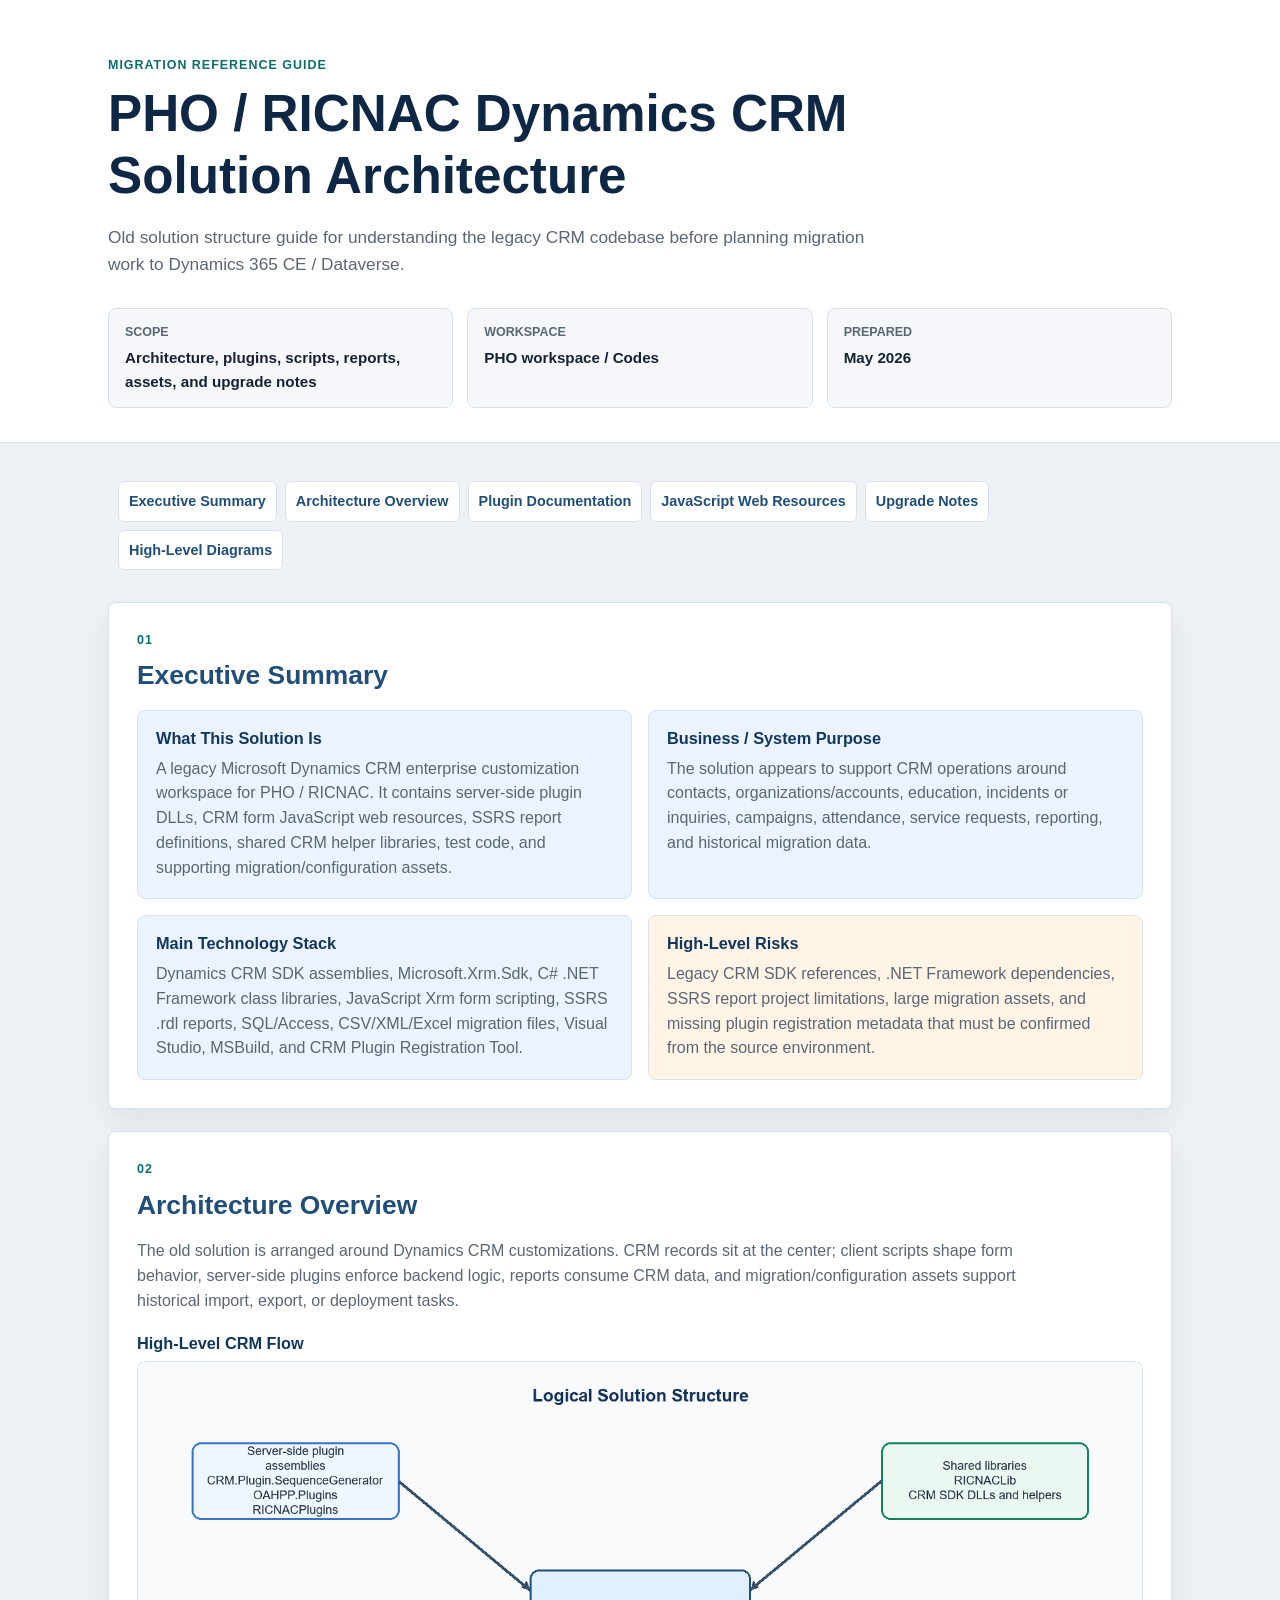
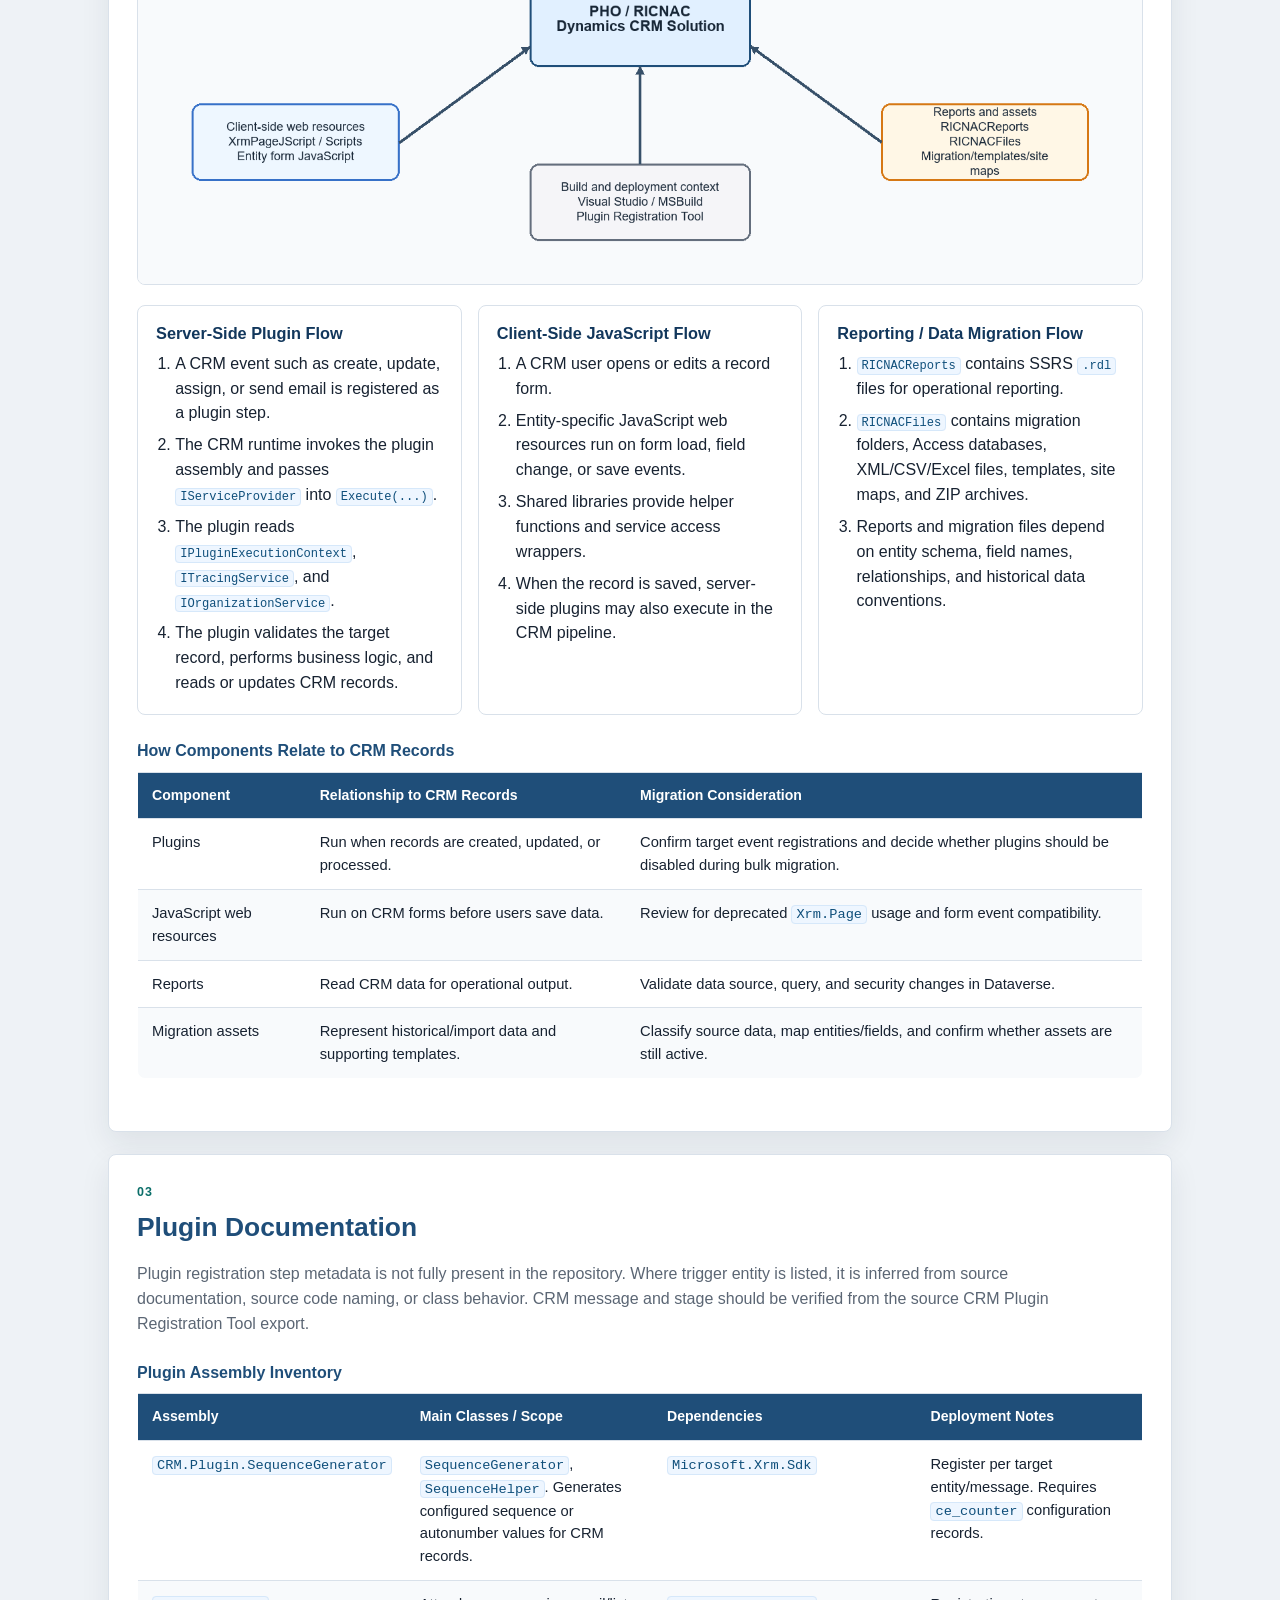
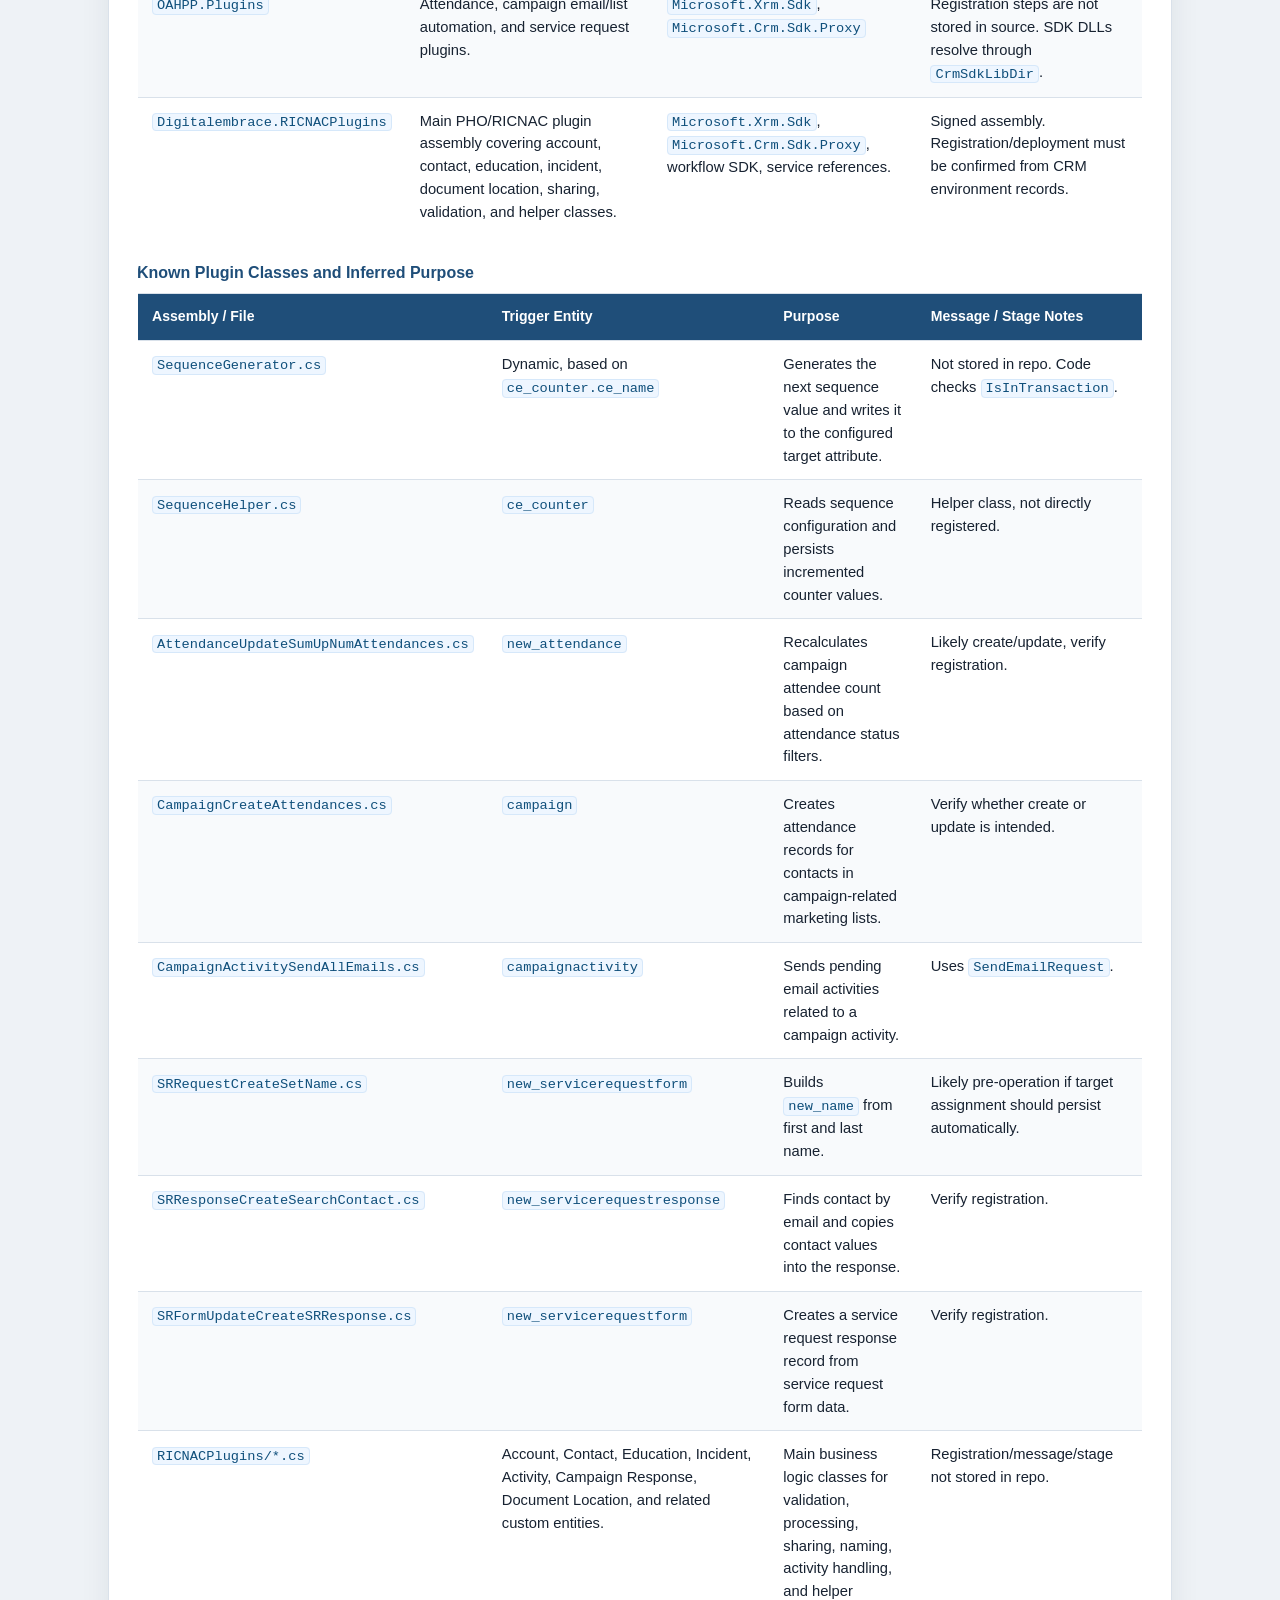
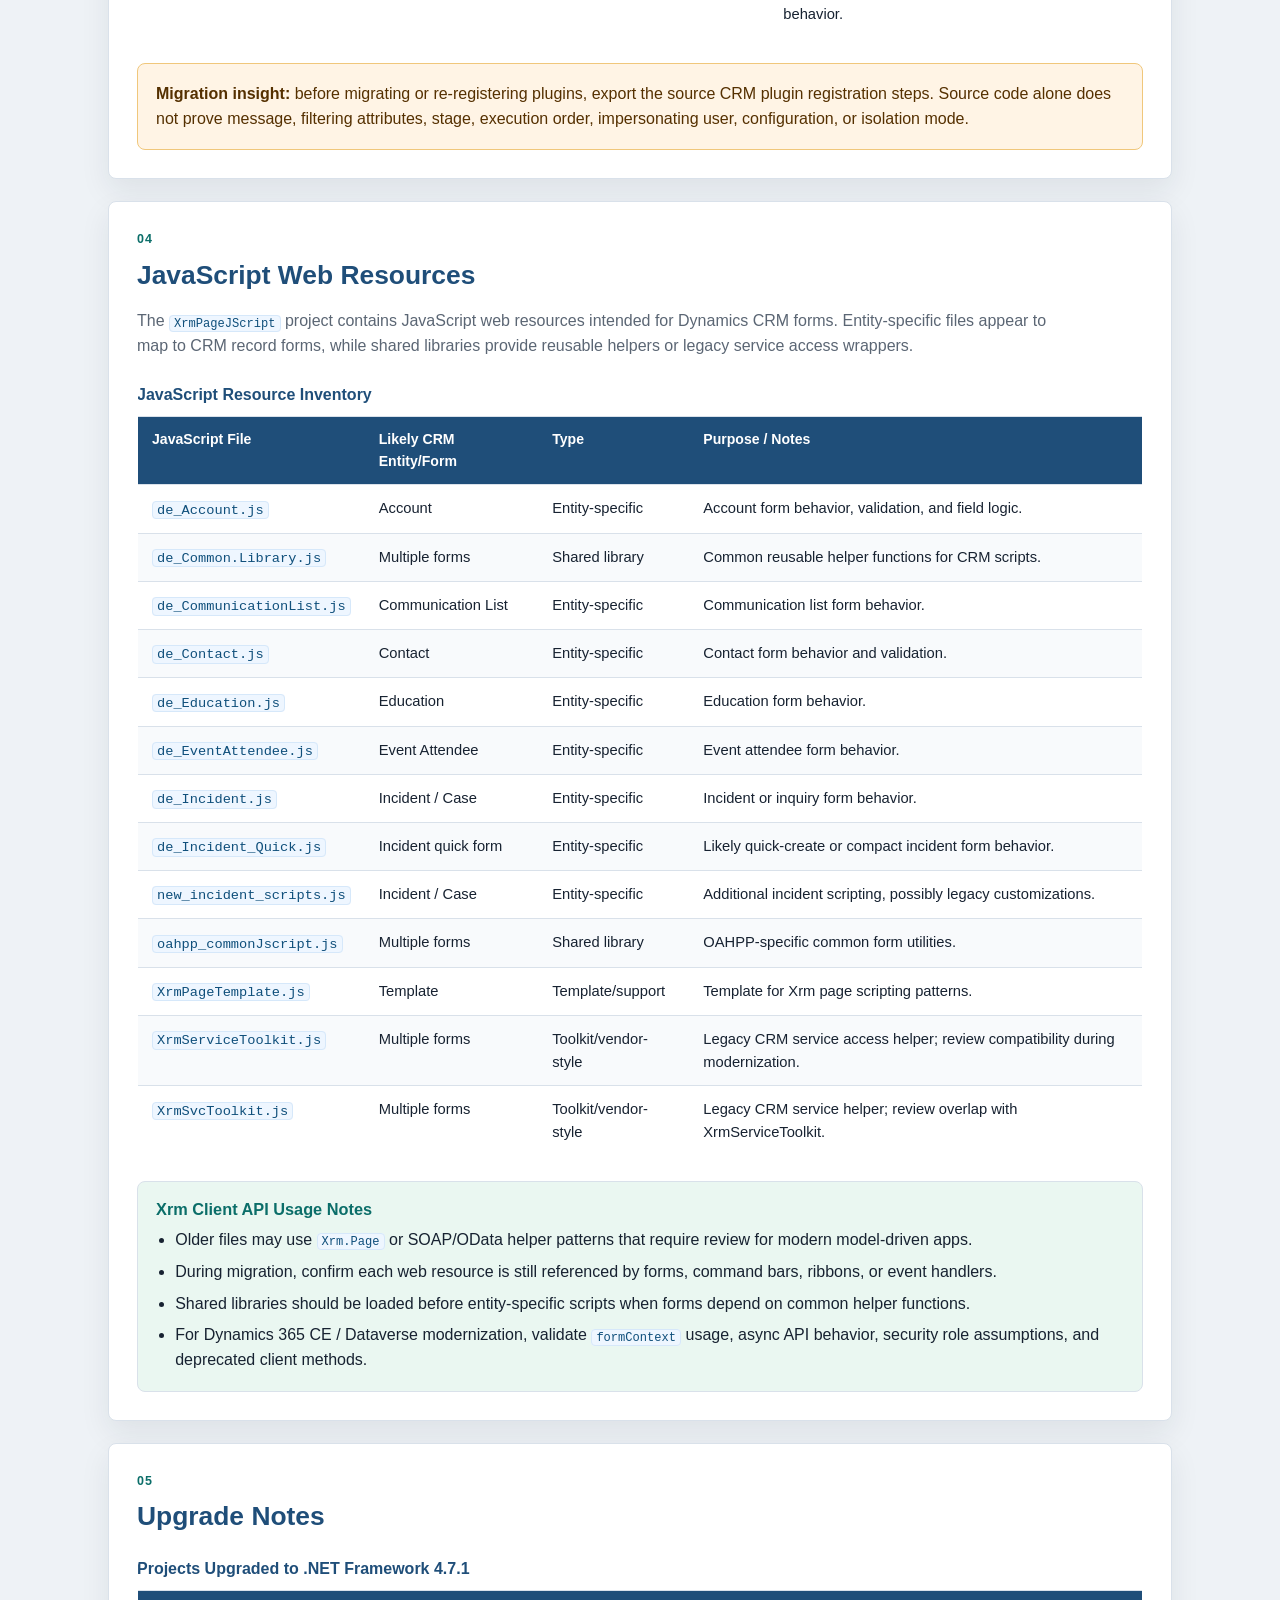
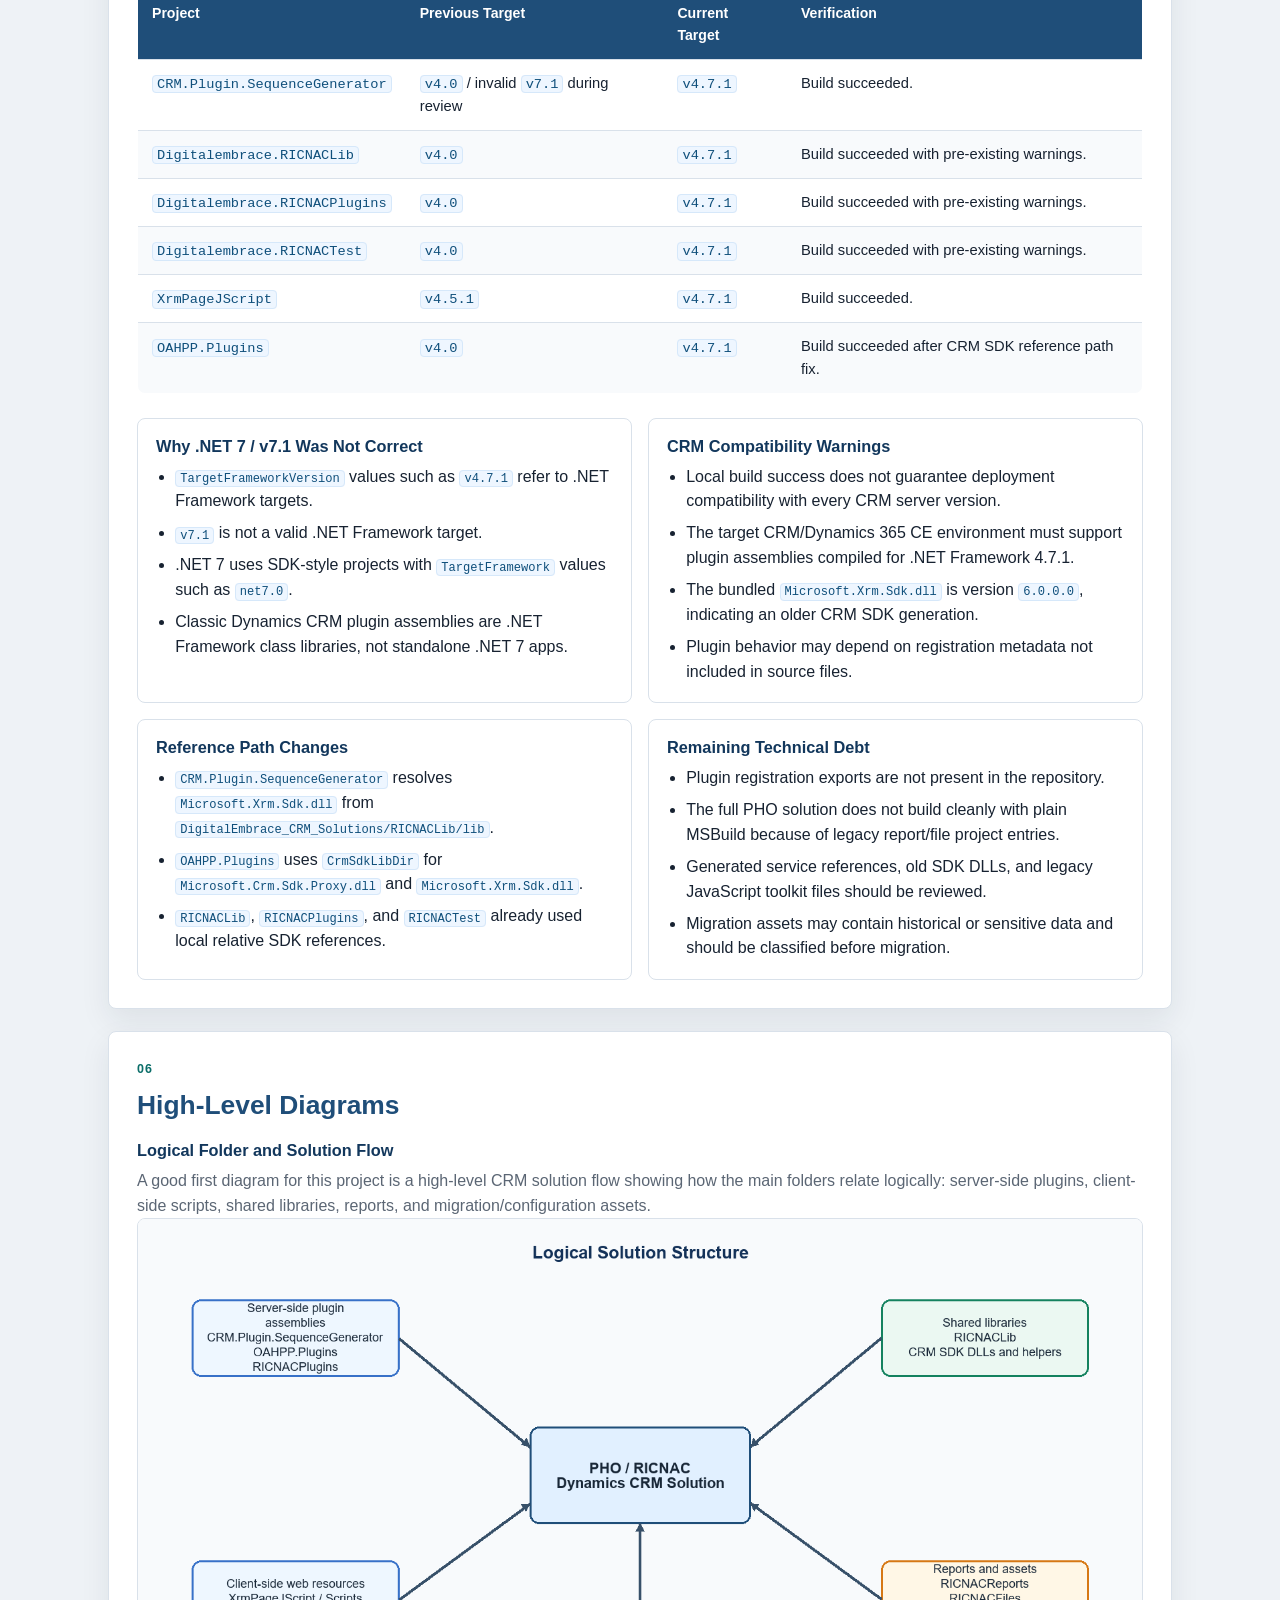
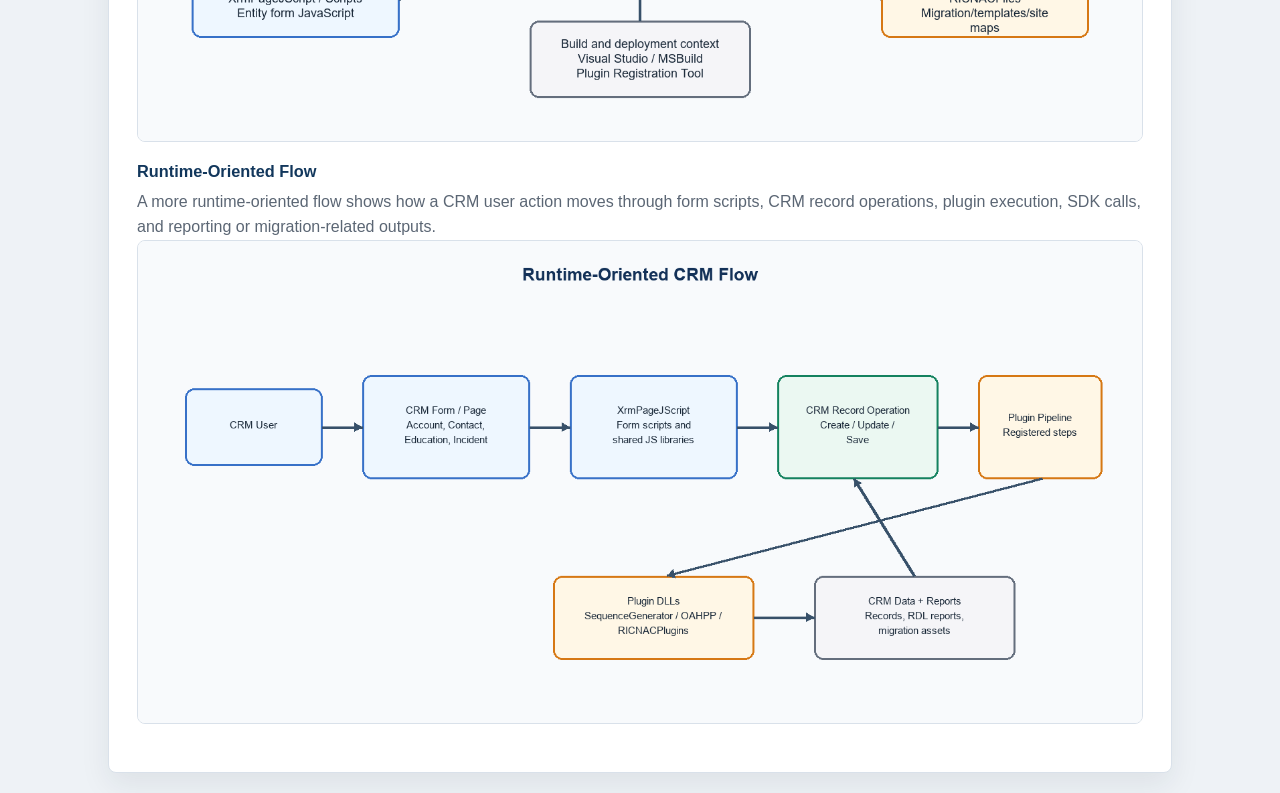
<file: index.html>
<!doctype html>
<html lang="en">
  <head>
    <meta charset="utf-8">
    <meta name="viewport" content="width=device-width, initial-scale=1">
    <title>PHO / RICNAC Dynamics CRM Solution Architecture</title>
    <link rel="stylesheet" href="styles.css">
  </head>
  <body>
    <header class="site-header">
      <div class="header-inner">
        <p class="eyebrow">Migration Reference Guide</p>
        <h1>PHO / RICNAC Dynamics CRM Solution Architecture</h1>
        <p class="lede">
          Old solution structure guide for understanding the legacy CRM codebase before
          planning migration work to Dynamics 365 CE / Dataverse.
        </p>
        <div class="meta-grid" aria-label="Document metadata">
          <div>
            <span>Scope</span>
            <strong>Architecture, plugins, scripts, reports, assets, and upgrade notes</strong>
          </div>
          <div>
            <span>Workspace</span>
            <strong>PHO workspace / Codes</strong>
          </div>
          <div>
            <span>Prepared</span>
            <strong>May 2026</strong>
          </div>
        </div>
      </div>
    </header>

    <main>
      <nav class="toc" aria-label="Page sections">
        <a href="#executive-summary">Executive Summary</a>
        <a href="#architecture-overview">Architecture Overview</a>
        <a href="#plugins">Plugin Documentation</a>
        <a href="#javascript">JavaScript Web Resources</a>
        <a href="#upgrade-notes">Upgrade Notes</a>
        <a href="#diagrams">High-Level Diagrams</a>
      </nav>

      <section id="executive-summary" class="section">
        <div class="section-heading">
          <p class="section-kicker">01</p>
          <h2>Executive Summary</h2>
        </div>

        <div class="summary-grid">
          <article class="info-panel">
            <h3>What This Solution Is</h3>
            <p>
              A legacy Microsoft Dynamics CRM enterprise customization workspace for
              PHO / RICNAC. It contains server-side plugin DLLs, CRM form JavaScript
              web resources, SSRS report definitions, shared CRM helper libraries,
              test code, and supporting migration/configuration assets.
            </p>
          </article>

          <article class="info-panel">
            <h3>Business / System Purpose</h3>
            <p>
              The solution appears to support CRM operations around contacts,
              organizations/accounts, education, incidents or inquiries, campaigns,
              attendance, service requests, reporting, and historical migration data.
            </p>
          </article>

          <article class="info-panel">
            <h3>Main Technology Stack</h3>
            <p>
              Dynamics CRM SDK assemblies, Microsoft.Xrm.Sdk, C# .NET Framework class
              libraries, JavaScript Xrm form scripting, SSRS .rdl reports, SQL/Access,
              CSV/XML/Excel migration files, Visual Studio, MSBuild, and CRM Plugin
              Registration Tool.
            </p>
          </article>

          <article class="info-panel risk">
            <h3>High-Level Risks</h3>
            <p>
              Legacy CRM SDK references, .NET Framework dependencies, SSRS report
              project limitations, large migration assets, and missing plugin
              registration metadata that must be confirmed from the source environment.
            </p>
          </article>
        </div>
      </section>

      <section id="architecture-overview" class="section">
        <div class="section-heading">
          <p class="section-kicker">02</p>
          <h2>Architecture Overview</h2>
        </div>

        <p class="section-intro">
          The old solution is arranged around Dynamics CRM customizations. CRM records
          sit at the center; client scripts shape form behavior, server-side plugins
          enforce backend logic, reports consume CRM data, and migration/configuration
          assets support historical import, export, or deployment tasks.
        </p>

        <div class="diagram-block">
          <h3>High-Level CRM Flow</h3>
          <img
            src="_doc_assets/logical_solution_structure.png"
            alt="Logical solution structure showing plugins, JavaScript resources, shared libraries, reports, and migration files connected to the PHO / RICNAC Dynamics CRM solution."
          >
        </div>

        <div class="flow-columns">
          <article>
            <h3>Server-Side Plugin Flow</h3>
            <ol>
              <li>A CRM event such as create, update, assign, or send email is registered as a plugin step.</li>
              <li>The CRM runtime invokes the plugin assembly and passes <code>IServiceProvider</code> into <code>Execute(...)</code>.</li>
              <li>The plugin reads <code>IPluginExecutionContext</code>, <code>ITracingService</code>, and <code>IOrganizationService</code>.</li>
              <li>The plugin validates the target record, performs business logic, and reads or updates CRM records.</li>
            </ol>
          </article>

          <article>
            <h3>Client-Side JavaScript Flow</h3>
            <ol>
              <li>A CRM user opens or edits a record form.</li>
              <li>Entity-specific JavaScript web resources run on form load, field change, or save events.</li>
              <li>Shared libraries provide helper functions and service access wrappers.</li>
              <li>When the record is saved, server-side plugins may also execute in the CRM pipeline.</li>
            </ol>
          </article>

          <article>
            <h3>Reporting / Data Migration Flow</h3>
            <ol>
              <li><code>RICNACReports</code> contains SSRS <code>.rdl</code> files for operational reporting.</li>
              <li><code>RICNACFiles</code> contains migration folders, Access databases, XML/CSV/Excel files, templates, site maps, and ZIP archives.</li>
              <li>Reports and migration files depend on entity schema, field names, relationships, and historical data conventions.</li>
            </ol>
          </article>
        </div>

        <table>
          <caption>How Components Relate to CRM Records</caption>
          <thead>
            <tr>
              <th>Component</th>
              <th>Relationship to CRM Records</th>
              <th>Migration Consideration</th>
            </tr>
          </thead>
          <tbody>
            <tr>
              <td>Plugins</td>
              <td>Run when records are created, updated, or processed.</td>
              <td>Confirm target event registrations and decide whether plugins should be disabled during bulk migration.</td>
            </tr>
            <tr>
              <td>JavaScript web resources</td>
              <td>Run on CRM forms before users save data.</td>
              <td>Review for deprecated <code>Xrm.Page</code> usage and form event compatibility.</td>
            </tr>
            <tr>
              <td>Reports</td>
              <td>Read CRM data for operational output.</td>
              <td>Validate data source, query, and security changes in Dataverse.</td>
            </tr>
            <tr>
              <td>Migration assets</td>
              <td>Represent historical/import data and supporting templates.</td>
              <td>Classify source data, map entities/fields, and confirm whether assets are still active.</td>
            </tr>
          </tbody>
        </table>
      </section>

      <section id="plugins" class="section">
        <div class="section-heading">
          <p class="section-kicker">03</p>
          <h2>Plugin Documentation</h2>
        </div>

        <p class="section-intro">
          Plugin registration step metadata is not fully present in the repository.
          Where trigger entity is listed, it is inferred from source documentation,
          source code naming, or class behavior. CRM message and stage should be
          verified from the source CRM Plugin Registration Tool export.
        </p>

        <table>
          <caption>Plugin Assembly Inventory</caption>
          <thead>
            <tr>
              <th>Assembly</th>
              <th>Main Classes / Scope</th>
              <th>Dependencies</th>
              <th>Deployment Notes</th>
            </tr>
          </thead>
          <tbody>
            <tr>
              <td><code>CRM.Plugin.SequenceGenerator</code></td>
              <td><code>SequenceGenerator</code>, <code>SequenceHelper</code>. Generates configured sequence or autonumber values for CRM records.</td>
              <td><code>Microsoft.Xrm.Sdk</code></td>
              <td>Register per target entity/message. Requires <code>ce_counter</code> configuration records.</td>
            </tr>
            <tr>
              <td><code>OAHPP.Plugins</code></td>
              <td>Attendance, campaign email/list automation, and service request plugins.</td>
              <td><code>Microsoft.Xrm.Sdk</code>, <code>Microsoft.Crm.Sdk.Proxy</code></td>
              <td>Registration steps are not stored in source. SDK DLLs resolve through <code>CrmSdkLibDir</code>.</td>
            </tr>
            <tr>
              <td><code>Digitalembrace.RICNACPlugins</code></td>
              <td>Main PHO/RICNAC plugin assembly covering account, contact, education, incident, document location, sharing, validation, and helper classes.</td>
              <td><code>Microsoft.Xrm.Sdk</code>, <code>Microsoft.Crm.Sdk.Proxy</code>, workflow SDK, service references.</td>
              <td>Signed assembly. Registration/deployment must be confirmed from CRM environment records.</td>
            </tr>
          </tbody>
        </table>

        <table>
          <caption>Known Plugin Classes and Inferred Purpose</caption>
          <thead>
            <tr>
              <th>Assembly / File</th>
              <th>Trigger Entity</th>
              <th>Purpose</th>
              <th>Message / Stage Notes</th>
            </tr>
          </thead>
          <tbody>
            <tr>
              <td><code>SequenceGenerator.cs</code></td>
              <td>Dynamic, based on <code>ce_counter.ce_name</code></td>
              <td>Generates the next sequence value and writes it to the configured target attribute.</td>
              <td>Not stored in repo. Code checks <code>IsInTransaction</code>.</td>
            </tr>
            <tr>
              <td><code>SequenceHelper.cs</code></td>
              <td><code>ce_counter</code></td>
              <td>Reads sequence configuration and persists incremented counter values.</td>
              <td>Helper class, not directly registered.</td>
            </tr>
            <tr>
              <td><code>AttendanceUpdateSumUpNumAttendances.cs</code></td>
              <td><code>new_attendance</code></td>
              <td>Recalculates campaign attendee count based on attendance status filters.</td>
              <td>Likely create/update, verify registration.</td>
            </tr>
            <tr>
              <td><code>CampaignCreateAttendances.cs</code></td>
              <td><code>campaign</code></td>
              <td>Creates attendance records for contacts in campaign-related marketing lists.</td>
              <td>Verify whether create or update is intended.</td>
            </tr>
            <tr>
              <td><code>CampaignActivitySendAllEmails.cs</code></td>
              <td><code>campaignactivity</code></td>
              <td>Sends pending email activities related to a campaign activity.</td>
              <td>Uses <code>SendEmailRequest</code>.</td>
            </tr>
            <tr>
              <td><code>SRRequestCreateSetName.cs</code></td>
              <td><code>new_servicerequestform</code></td>
              <td>Builds <code>new_name</code> from first and last name.</td>
              <td>Likely pre-operation if target assignment should persist automatically.</td>
            </tr>
            <tr>
              <td><code>SRResponseCreateSearchContact.cs</code></td>
              <td><code>new_servicerequestresponse</code></td>
              <td>Finds contact by email and copies contact values into the response.</td>
              <td>Verify registration.</td>
            </tr>
            <tr>
              <td><code>SRFormUpdateCreateSRResponse.cs</code></td>
              <td><code>new_servicerequestform</code></td>
              <td>Creates a service request response record from service request form data.</td>
              <td>Verify registration.</td>
            </tr>
            <tr>
              <td><code>RICNACPlugins/*.cs</code></td>
              <td>Account, Contact, Education, Incident, Activity, Campaign Response, Document Location, and related custom entities.</td>
              <td>Main business logic classes for validation, processing, sharing, naming, activity handling, and helper behavior.</td>
              <td>Registration/message/stage not stored in repo.</td>
            </tr>
          </tbody>
        </table>

        <aside class="callout">
          <strong>Migration insight:</strong>
          before migrating or re-registering plugins, export the source CRM plugin
          registration steps. Source code alone does not prove message, filtering
          attributes, stage, execution order, impersonating user, configuration, or isolation mode.
        </aside>
      </section>

      <section id="javascript" class="section">
        <div class="section-heading">
          <p class="section-kicker">04</p>
          <h2>JavaScript Web Resources</h2>
        </div>

        <p class="section-intro">
          The <code>XrmPageJScript</code> project contains JavaScript web resources
          intended for Dynamics CRM forms. Entity-specific files appear to map to CRM
          record forms, while shared libraries provide reusable helpers or legacy
          service access wrappers.
        </p>

        <table>
          <caption>JavaScript Resource Inventory</caption>
          <thead>
            <tr>
              <th>JavaScript File</th>
              <th>Likely CRM Entity/Form</th>
              <th>Type</th>
              <th>Purpose / Notes</th>
            </tr>
          </thead>
          <tbody>
            <tr><td><code>de_Account.js</code></td><td>Account</td><td>Entity-specific</td><td>Account form behavior, validation, and field logic.</td></tr>
            <tr><td><code>de_Common.Library.js</code></td><td>Multiple forms</td><td>Shared library</td><td>Common reusable helper functions for CRM scripts.</td></tr>
            <tr><td><code>de_CommunicationList.js</code></td><td>Communication List</td><td>Entity-specific</td><td>Communication list form behavior.</td></tr>
            <tr><td><code>de_Contact.js</code></td><td>Contact</td><td>Entity-specific</td><td>Contact form behavior and validation.</td></tr>
            <tr><td><code>de_Education.js</code></td><td>Education</td><td>Entity-specific</td><td>Education form behavior.</td></tr>
            <tr><td><code>de_EventAttendee.js</code></td><td>Event Attendee</td><td>Entity-specific</td><td>Event attendee form behavior.</td></tr>
            <tr><td><code>de_Incident.js</code></td><td>Incident / Case</td><td>Entity-specific</td><td>Incident or inquiry form behavior.</td></tr>
            <tr><td><code>de_Incident_Quick.js</code></td><td>Incident quick form</td><td>Entity-specific</td><td>Likely quick-create or compact incident form behavior.</td></tr>
            <tr><td><code>new_incident_scripts.js</code></td><td>Incident / Case</td><td>Entity-specific</td><td>Additional incident scripting, possibly legacy customizations.</td></tr>
            <tr><td><code>oahpp_commonJscript.js</code></td><td>Multiple forms</td><td>Shared library</td><td>OAHPP-specific common form utilities.</td></tr>
            <tr><td><code>XrmPageTemplate.js</code></td><td>Template</td><td>Template/support</td><td>Template for Xrm page scripting patterns.</td></tr>
            <tr><td><code>XrmServiceToolkit.js</code></td><td>Multiple forms</td><td>Toolkit/vendor-style</td><td>Legacy CRM service access helper; review compatibility during modernization.</td></tr>
            <tr><td><code>XrmSvcToolkit.js</code></td><td>Multiple forms</td><td>Toolkit/vendor-style</td><td>Legacy CRM service helper; review overlap with XrmServiceToolkit.</td></tr>
          </tbody>
        </table>

        <div class="note-list">
          <h3>Xrm Client API Usage Notes</h3>
          <ul>
            <li>Older files may use <code>Xrm.Page</code> or SOAP/OData helper patterns that require review for modern model-driven apps.</li>
            <li>During migration, confirm each web resource is still referenced by forms, command bars, ribbons, or event handlers.</li>
            <li>Shared libraries should be loaded before entity-specific scripts when forms depend on common helper functions.</li>
            <li>For Dynamics 365 CE / Dataverse modernization, validate <code>formContext</code> usage, async API behavior, security role assumptions, and deprecated client methods.</li>
          </ul>
        </div>
      </section>

      <section id="upgrade-notes" class="section">
        <div class="section-heading">
          <p class="section-kicker">05</p>
          <h2>Upgrade Notes</h2>
        </div>

        <table>
          <caption>Projects Upgraded to .NET Framework 4.7.1</caption>
          <thead>
            <tr>
              <th>Project</th>
              <th>Previous Target</th>
              <th>Current Target</th>
              <th>Verification</th>
            </tr>
          </thead>
          <tbody>
            <tr><td><code>CRM.Plugin.SequenceGenerator</code></td><td><code>v4.0</code> / invalid <code>v7.1</code> during review</td><td><code>v4.7.1</code></td><td>Build succeeded.</td></tr>
            <tr><td><code>Digitalembrace.RICNACLib</code></td><td><code>v4.0</code></td><td><code>v4.7.1</code></td><td>Build succeeded with pre-existing warnings.</td></tr>
            <tr><td><code>Digitalembrace.RICNACPlugins</code></td><td><code>v4.0</code></td><td><code>v4.7.1</code></td><td>Build succeeded with pre-existing warnings.</td></tr>
            <tr><td><code>Digitalembrace.RICNACTest</code></td><td><code>v4.0</code></td><td><code>v4.7.1</code></td><td>Build succeeded with pre-existing warnings.</td></tr>
            <tr><td><code>XrmPageJScript</code></td><td><code>v4.5.1</code></td><td><code>v4.7.1</code></td><td>Build succeeded.</td></tr>
            <tr><td><code>OAHPP.Plugins</code></td><td><code>v4.0</code></td><td><code>v4.7.1</code></td><td>Build succeeded after CRM SDK reference path fix.</td></tr>
          </tbody>
        </table>

        <div class="upgrade-grid">
          <article>
            <h3>Why .NET 7 / v7.1 Was Not Correct</h3>
            <ul>
              <li><code>TargetFrameworkVersion</code> values such as <code>v4.7.1</code> refer to .NET Framework targets.</li>
              <li><code>v7.1</code> is not a valid .NET Framework target.</li>
              <li>.NET 7 uses SDK-style projects with <code>TargetFramework</code> values such as <code>net7.0</code>.</li>
              <li>Classic Dynamics CRM plugin assemblies are .NET Framework class libraries, not standalone .NET 7 apps.</li>
            </ul>
          </article>

          <article>
            <h3>CRM Compatibility Warnings</h3>
            <ul>
              <li>Local build success does not guarantee deployment compatibility with every CRM server version.</li>
              <li>The target CRM/Dynamics 365 CE environment must support plugin assemblies compiled for .NET Framework 4.7.1.</li>
              <li>The bundled <code>Microsoft.Xrm.Sdk.dll</code> is version <code>6.0.0.0</code>, indicating an older CRM SDK generation.</li>
              <li>Plugin behavior may depend on registration metadata not included in source files.</li>
            </ul>
          </article>

          <article>
            <h3>Reference Path Changes</h3>
            <ul>
              <li><code>CRM.Plugin.SequenceGenerator</code> resolves <code>Microsoft.Xrm.Sdk.dll</code> from <code>DigitalEmbrace_CRM_Solutions/RICNACLib/lib</code>.</li>
              <li><code>OAHPP.Plugins</code> uses <code>CrmSdkLibDir</code> for <code>Microsoft.Crm.Sdk.Proxy.dll</code> and <code>Microsoft.Xrm.Sdk.dll</code>.</li>
              <li><code>RICNACLib</code>, <code>RICNACPlugins</code>, and <code>RICNACTest</code> already used local relative SDK references.</li>
            </ul>
          </article>

          <article>
            <h3>Remaining Technical Debt</h3>
            <ul>
              <li>Plugin registration exports are not present in the repository.</li>
              <li>The full PHO solution does not build cleanly with plain MSBuild because of legacy report/file project entries.</li>
              <li>Generated service references, old SDK DLLs, and legacy JavaScript toolkit files should be reviewed.</li>
              <li>Migration assets may contain historical or sensitive data and should be classified before migration.</li>
            </ul>
          </article>
        </div>
      </section>

      <section id="diagrams" class="section">
        <div class="section-heading">
          <p class="section-kicker">06</p>
          <h2>High-Level Diagrams</h2>
        </div>

        <div class="diagram-block">
          <h3>Logical Folder and Solution Flow</h3>
          <p>
            A good first diagram for this project is a high-level CRM solution flow
            showing how the main folders relate logically: server-side plugins,
            client-side scripts, shared libraries, reports, and migration/configuration assets.
          </p>
          <img
            src="_doc_assets/logical_solution_structure.png"
            alt="Logical folder and solution flow diagram."
          >
        </div>

        <div class="diagram-block">
          <h3>Runtime-Oriented Flow</h3>
          <p>
            A more runtime-oriented flow shows how a CRM user action moves through
            form scripts, CRM record operations, plugin execution, SDK calls, and
            reporting or migration-related outputs.
          </p>
          <img
            src="_doc_assets/runtime_crm_flow.png"
            alt="Runtime-oriented CRM flow from user action through scripts, record operations, plugins, and CRM data."
          >
        </div>
      </section>
    </main>
  </body>
</html>
</file>
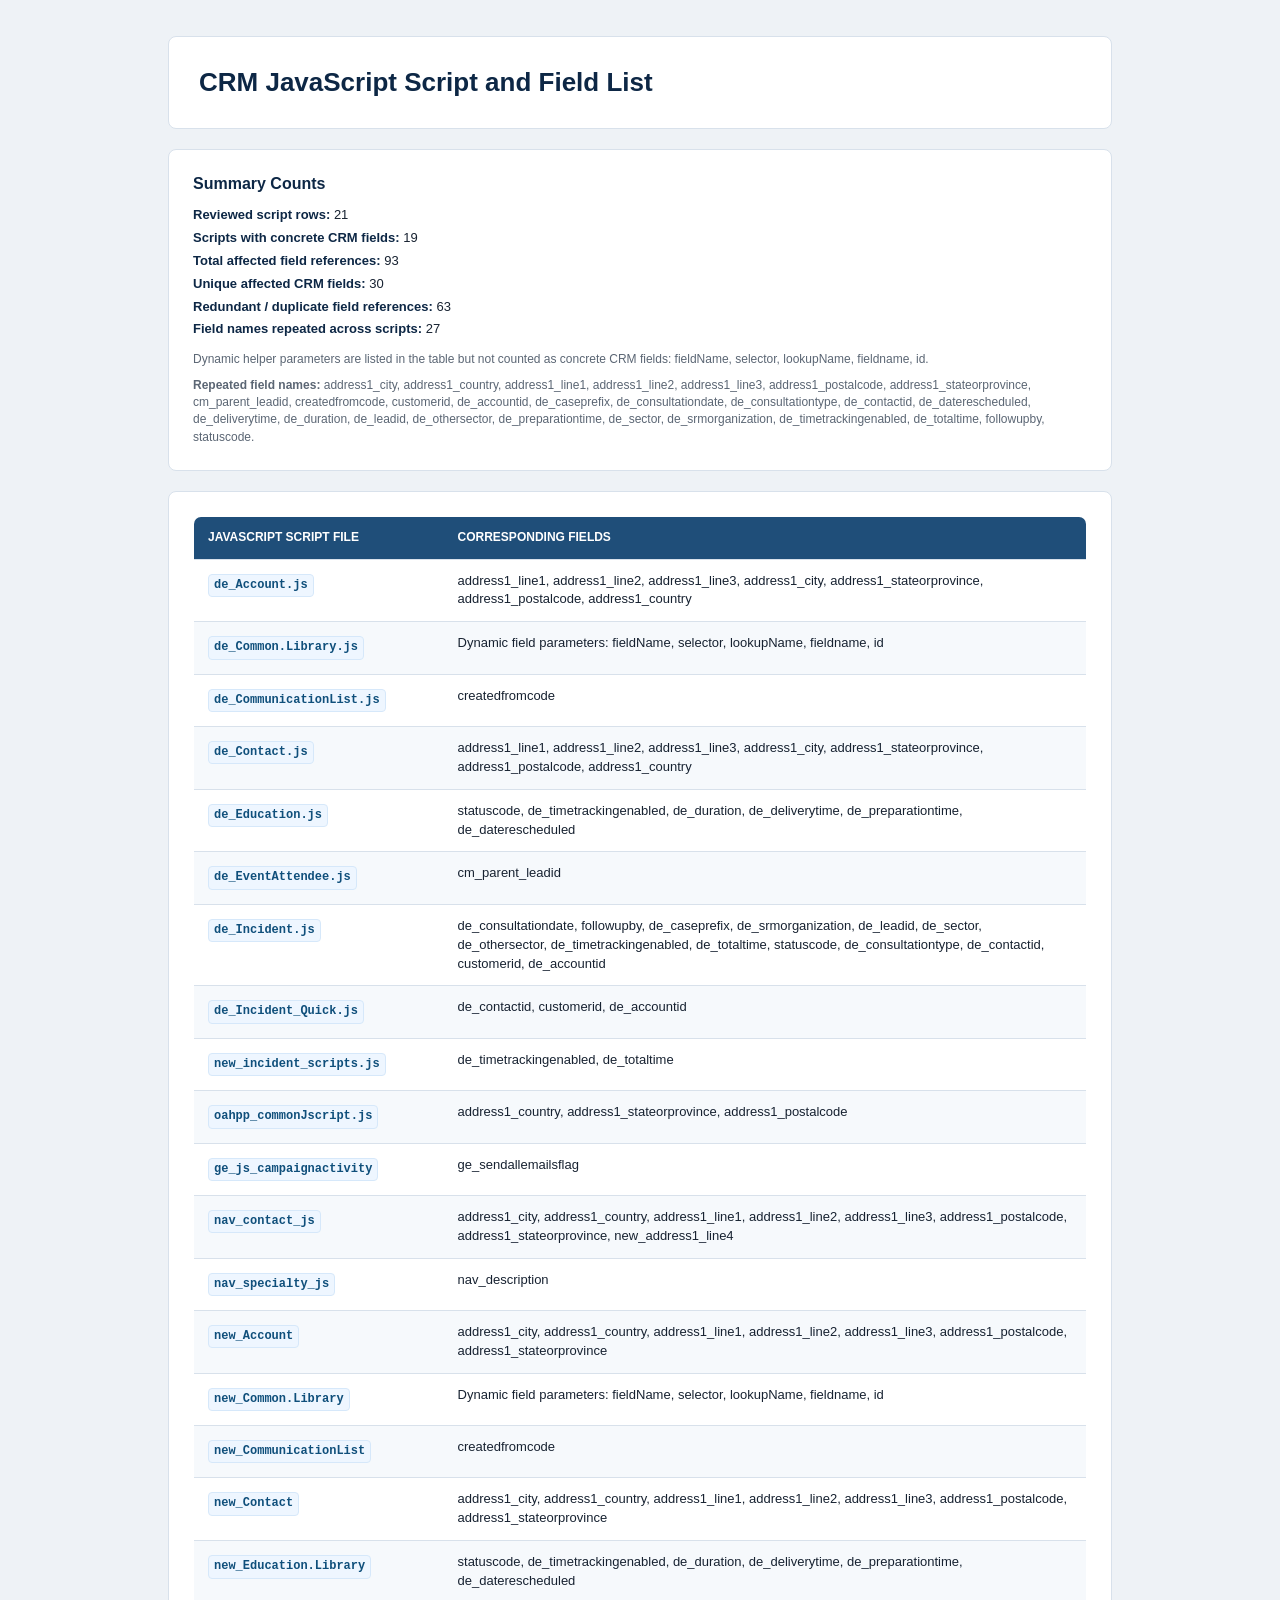
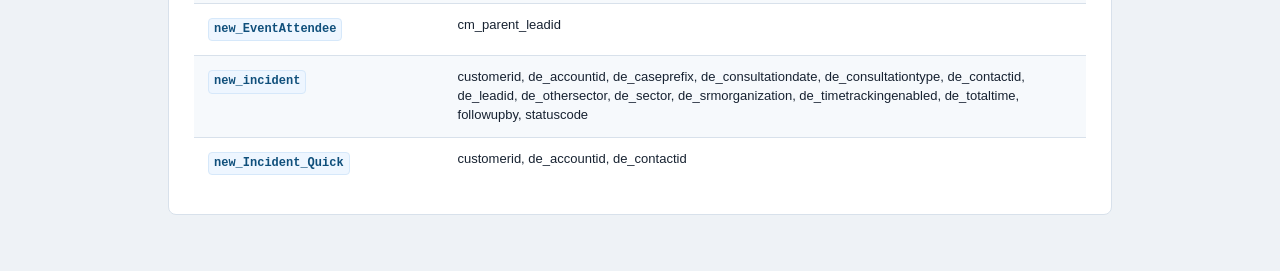
<file: javascript-field-impact-report.html>
<!doctype html>
<html lang="en">
  <head>
    <meta charset="utf-8">
    <meta name="viewport" content="width=device-width, initial-scale=1">
    <title>CRM JavaScript Script and Field List</title>
    <style>
      :root {
        --ink: #172231;
        --muted: #5b6674;
        --line: #d8e1eb;
        --blue: #1f4e79;
        --soft: #f6f9fc;
      }

      * {
        box-sizing: border-box;
      }

      body {
        margin: 0;
        color: var(--ink);
        background: #eef2f6;
        font-family: Arial, Helvetica, sans-serif;
        line-height: 1.45;
      }

      main {
        max-width: 1000px;
        margin: 0 auto;
        padding: 36px 28px 56px;
      }

      header,
      section {
        background: #fff;
        border: 1px solid var(--line);
        border-radius: 8px;
      }

      header {
        margin-bottom: 20px;
        padding: 30px;
      }

      section {
        padding: 24px;
      }

      h1 {
        margin: 0;
        color: #0d2745;
        font-size: 26px;
        line-height: 1.2;
      }

      h2 {
        margin: 0 0 12px;
        color: #0d2745;
        font-size: 16px;
        line-height: 1.25;
      }

      p {
        margin: 10px 0 0;
        color: var(--muted);
      }

      table {
        width: 100%;
        border-collapse: collapse;
        background: #fff;
        border: 1px solid var(--line);
        border-radius: 8px;
        overflow: hidden;
      }

      th,
      td {
        padding: 12px 14px;
        border-bottom: 1px solid var(--line);
        text-align: left;
        vertical-align: top;
        font-size: 13px;
      }

      th {
        color: #fff;
        background: var(--blue);
        font-size: 12px;
        text-transform: uppercase;
      }

      tr:nth-child(even) td {
        background: var(--soft);
      }

      tr:last-child td {
        border-bottom: 0;
      }

      code {
        display: inline-block;
        margin: 2px 3px 2px 0;
        padding: 2px 5px;
        color: #0f4f7b;
        background: #eef6ff;
        border: 1px solid #d6e8fa;
        border-radius: 4px;
        font-size: 12px;
      }

      .script {
        width: 28%;
        font-weight: 700;
      }

      .summary {
        margin-bottom: 20px;
      }

      .summary table {
        margin-bottom: 12px;
      }

      .summary td:first-child {
        width: 42%;
        font-weight: 700;
      }

      .metrics {
        margin-bottom: 12px;
      }

      .metrics p {
        margin: 4px 0;
        color: var(--ink);
        font-size: 13px;
      }

      .metrics strong {
        color: #0d2745;
      }

      .note {
        margin-top: 8px;
        color: var(--muted);
        font-size: 12px;
      }

      @page {
        size: A4;
        margin: 12mm;
      }

      @media print {
        body {
          background: #fff;
        }

        main {
          max-width: none;
          padding: 0;
        }

        header,
        section {
          border-color: #cfd8e3;
        }

        tr {
          page-break-inside: avoid;
        }
      }
    </style>
  </head>
  <body>
    <main>
      <header>
        <h1>CRM JavaScript Script and Field List</h1>
      </header>

      <section class="summary">
        <h2>Summary Counts</h2>
        <div class="metrics">
          <p><strong>Reviewed script rows:</strong> 21</p>
          <p><strong>Scripts with concrete CRM fields:</strong> 19</p>
          <p><strong>Total affected field references:</strong> 93</p>
          <p><strong>Unique affected CRM fields:</strong> 30</p>
          <p><strong>Redundant / duplicate field references:</strong> 63</p>
          <p><strong>Field names repeated across scripts:</strong> 27</p>
        </div>
        <p class="note">Dynamic helper parameters are listed in the table but not counted as concrete CRM fields: fieldName, selector, lookupName, fieldname, id.</p>
        <p class="note"><strong>Repeated field names:</strong> address1_city, address1_country, address1_line1, address1_line2, address1_line3, address1_postalcode, address1_stateorprovince, cm_parent_leadid, createdfromcode, customerid, de_accountid, de_caseprefix, de_consultationdate, de_consultationtype, de_contactid, de_daterescheduled, de_deliverytime, de_duration, de_leadid, de_othersector, de_preparationtime, de_sector, de_srmorganization, de_timetrackingenabled, de_totaltime, followupby, statuscode.</p>
      </section>

      <section>
        <table>
          <thead>
            <tr>
              <th>JavaScript Script File</th>
              <th>Corresponding Fields</th>
            </tr>
          </thead>
          <tbody>
            <tr>
              <td class="script"><code>de_Account.js</code></td>
              <td>address1_line1, address1_line2, address1_line3, address1_city, address1_stateorprovince, address1_postalcode, address1_country</td>
            </tr>
            <tr>
              <td class="script"><code>de_Common.Library.js</code></td>
              <td>Dynamic field parameters: fieldName, selector, lookupName, fieldname, id</td>
            </tr>
            <tr>
              <td class="script"><code>de_CommunicationList.js</code></td>
              <td>createdfromcode</td>
            </tr>
            <tr>
              <td class="script"><code>de_Contact.js</code></td>
              <td>address1_line1, address1_line2, address1_line3, address1_city, address1_stateorprovince, address1_postalcode, address1_country</td>
            </tr>
            <tr>
              <td class="script"><code>de_Education.js</code></td>
              <td>statuscode, de_timetrackingenabled, de_duration, de_deliverytime, de_preparationtime, de_daterescheduled</td>
            </tr>
            <tr>
              <td class="script"><code>de_EventAttendee.js</code></td>
              <td>cm_parent_leadid</td>
            </tr>
            <tr>
              <td class="script"><code>de_Incident.js</code></td>
              <td>de_consultationdate, followupby, de_caseprefix, de_srmorganization, de_leadid, de_sector, de_othersector, de_timetrackingenabled, de_totaltime, statuscode, de_consultationtype, de_contactid, customerid, de_accountid</td>
            </tr>
            <tr>
              <td class="script"><code>de_Incident_Quick.js</code></td>
              <td>de_contactid, customerid, de_accountid</td>
            </tr>
            <tr>
              <td class="script"><code>new_incident_scripts.js</code></td>
              <td>de_timetrackingenabled, de_totaltime</td>
            </tr>
            <tr>
              <td class="script"><code>oahpp_commonJscript.js</code></td>
              <td>address1_country, address1_stateorprovince, address1_postalcode</td>
            </tr>
            <tr>
              <td class="script"><code>ge_js_campaignactivity</code></td>
              <td>ge_sendallemailsflag</td>
            </tr>
            <tr>
              <td class="script"><code>nav_contact_js</code></td>
              <td>address1_city, address1_country, address1_line1, address1_line2, address1_line3, address1_postalcode, address1_stateorprovince, new_address1_line4</td>
            </tr>
            <tr>
              <td class="script"><code>nav_specialty_js</code></td>
              <td>nav_description</td>
            </tr>
            <tr>
              <td class="script"><code>new_Account</code></td>
              <td>address1_city, address1_country, address1_line1, address1_line2, address1_line3, address1_postalcode, address1_stateorprovince</td>
            </tr>
            <tr>
              <td class="script"><code>new_Common.Library</code></td>
              <td>Dynamic field parameters: fieldName, selector, lookupName, fieldname, id</td>
            </tr>
            <tr>
              <td class="script"><code>new_CommunicationList</code></td>
              <td>createdfromcode</td>
            </tr>
            <tr>
              <td class="script"><code>new_Contact</code></td>
              <td>address1_city, address1_country, address1_line1, address1_line2, address1_line3, address1_postalcode, address1_stateorprovince</td>
            </tr>
            <tr>
              <td class="script"><code>new_Education.Library</code></td>
              <td>statuscode, de_timetrackingenabled, de_duration, de_deliverytime, de_preparationtime, de_daterescheduled</td>
            </tr>
            <tr>
              <td class="script"><code>new_EventAttendee</code></td>
              <td>cm_parent_leadid</td>
            </tr>
            <tr>
              <td class="script"><code>new_incident</code></td>
              <td>customerid, de_accountid, de_caseprefix, de_consultationdate, de_consultationtype, de_contactid, de_leadid, de_othersector, de_sector, de_srmorganization, de_timetrackingenabled, de_totaltime, followupby, statuscode</td>
            </tr>
            <tr>
              <td class="script"><code>new_Incident_Quick</code></td>
              <td>customerid, de_accountid, de_contactid</td>
            </tr>
          </tbody>
        </table>
      </section>
    </main>
  </body>
</html>
</file>
<file: styles.css>
:root {
  color-scheme: light;
  --ink: #172231;
  --muted: #5b6674;
  --line: #d9e1ea;
  --soft: #f5f7fa;
  --panel: #ffffff;
  --blue: #1f4e79;
  --blue-2: #2f73b8;
  --green: #0b6e69;
  --orange: #a75b00;
  --orange-soft: #fff4e5;
  --blue-soft: #eaf3ff;
  --green-soft: #eaf7f1;
  --shadow: 0 12px 30px rgba(23, 34, 49, 0.08);
}

* {
  box-sizing: border-box;
}

html {
  scroll-behavior: smooth;
}

body {
  margin: 0;
  color: var(--ink);
  background: #eef2f6;
  font-family: Arial, Helvetica, sans-serif;
  line-height: 1.55;
}

code {
  color: #0f4f7b;
  background: #eef6ff;
  border: 1px solid #d6e8fa;
  border-radius: 4px;
  padding: 0.05rem 0.25rem;
  font-size: 0.93em;
}

.site-header {
  background: #ffffff;
  border-bottom: 1px solid var(--line);
}

.header-inner {
  max-width: 1120px;
  margin: 0 auto;
  padding: 56px 28px 34px;
}

.eyebrow,
.section-kicker {
  margin: 0 0 8px;
  color: var(--green);
  font-size: 0.78rem;
  font-weight: 700;
  letter-spacing: 0.08em;
  text-transform: uppercase;
}

h1,
h2,
h3 {
  margin: 0;
  line-height: 1.2;
}

h1 {
  max-width: 920px;
  color: #0d2745;
  font-size: clamp(2rem, 4vw, 3.4rem);
}

.lede {
  max-width: 760px;
  margin: 18px 0 0;
  color: var(--muted);
  font-size: 1.08rem;
}

.meta-grid {
  display: grid;
  grid-template-columns: repeat(3, minmax(0, 1fr));
  gap: 14px;
  margin-top: 30px;
}

.meta-grid div {
  min-width: 0;
  border: 1px solid var(--line);
  border-radius: 8px;
  background: var(--soft);
  padding: 14px 16px;
}

.meta-grid span {
  display: block;
  color: var(--muted);
  font-size: 0.78rem;
  font-weight: 700;
  text-transform: uppercase;
}

.meta-grid strong {
  display: block;
  margin-top: 4px;
  font-size: 0.95rem;
}

main {
  max-width: 1120px;
  margin: 0 auto;
  padding: 28px;
}

.toc {
  position: sticky;
  top: 0;
  z-index: 5;
  display: flex;
  gap: 8px;
  flex-wrap: wrap;
  margin-bottom: 18px;
  padding: 10px;
  background: rgba(238, 242, 246, 0.95);
  backdrop-filter: blur(8px);
}

.toc a {
  color: var(--blue);
  background: #fff;
  border: 1px solid var(--line);
  border-radius: 6px;
  padding: 8px 10px;
  font-size: 0.9rem;
  font-weight: 700;
  text-decoration: none;
}

.toc a:hover,
.toc a:focus-visible {
  border-color: var(--blue-2);
  outline: none;
}

.section {
  margin-top: 22px;
  padding: 28px;
  background: var(--panel);
  border: 1px solid var(--line);
  border-radius: 8px;
  box-shadow: var(--shadow);
}

.section-heading {
  display: grid;
  gap: 2px;
  margin-bottom: 18px;
}

.section-heading h2 {
  color: var(--blue);
  font-size: 1.65rem;
}

.section-intro {
  max-width: 920px;
  margin: 0 0 18px;
  color: var(--muted);
}

.summary-grid,
.upgrade-grid {
  display: grid;
  grid-template-columns: repeat(2, minmax(0, 1fr));
  gap: 16px;
}

.info-panel,
.upgrade-grid article,
.flow-columns article,
.note-list,
.callout {
  border: 1px solid var(--line);
  border-radius: 8px;
  padding: 18px;
  background: #fff;
}

.info-panel {
  background: var(--blue-soft);
}

.info-panel.risk {
  background: var(--orange-soft);
}

.info-panel h3,
.upgrade-grid h3,
.flow-columns h3,
.diagram-block h3,
.note-list h3 {
  margin-bottom: 8px;
  color: #12375c;
  font-size: 1.02rem;
}

.info-panel p,
.diagram-block p {
  margin: 0;
  color: var(--muted);
}

.diagram-block {
  margin: 20px 0;
}

.diagram-block img {
  display: block;
  width: 100%;
  max-width: 100%;
  height: auto;
  border: 1px solid var(--line);
  border-radius: 8px;
  background: #fff;
}

.flow-columns {
  display: grid;
  grid-template-columns: repeat(3, minmax(0, 1fr));
  gap: 16px;
  margin: 18px 0;
}

ol,
ul {
  margin: 0;
  padding-left: 1.2rem;
}

li + li {
  margin-top: 0.45rem;
}

table {
  width: 100%;
  border-collapse: collapse;
  margin: 24px 0;
  background: #fff;
  border: 1px solid var(--line);
  border-radius: 8px;
  overflow: hidden;
}

caption {
  margin-bottom: 8px;
  color: var(--blue);
  font-weight: 700;
  text-align: left;
}

th,
td {
  border-bottom: 1px solid var(--line);
  padding: 12px 14px;
  text-align: left;
  vertical-align: top;
}

th {
  color: #fff;
  background: var(--blue);
  font-size: 0.88rem;
}

td {
  color: var(--ink);
  font-size: 0.92rem;
}

tr:nth-child(even) td {
  background: #f8fafc;
}

tr:last-child td {
  border-bottom: 0;
}

.callout {
  border-color: #f0c77b;
  background: var(--orange-soft);
  color: #553000;
}

.note-list {
  background: var(--green-soft);
}

.note-list h3 {
  color: var(--green);
}

@media (max-width: 860px) {
  .meta-grid,
  .summary-grid,
  .upgrade-grid,
  .flow-columns {
    grid-template-columns: 1fr;
  }

  .section {
    padding: 20px;
  }

  table {
    display: block;
    overflow-x: auto;
    white-space: normal;
  }
}

@media print {
  body {
    background: #fff;
  }

  .toc {
    position: static;
    background: #fff;
  }

  .section {
    box-shadow: none;
    page-break-inside: avoid;
  }
}
</file>
